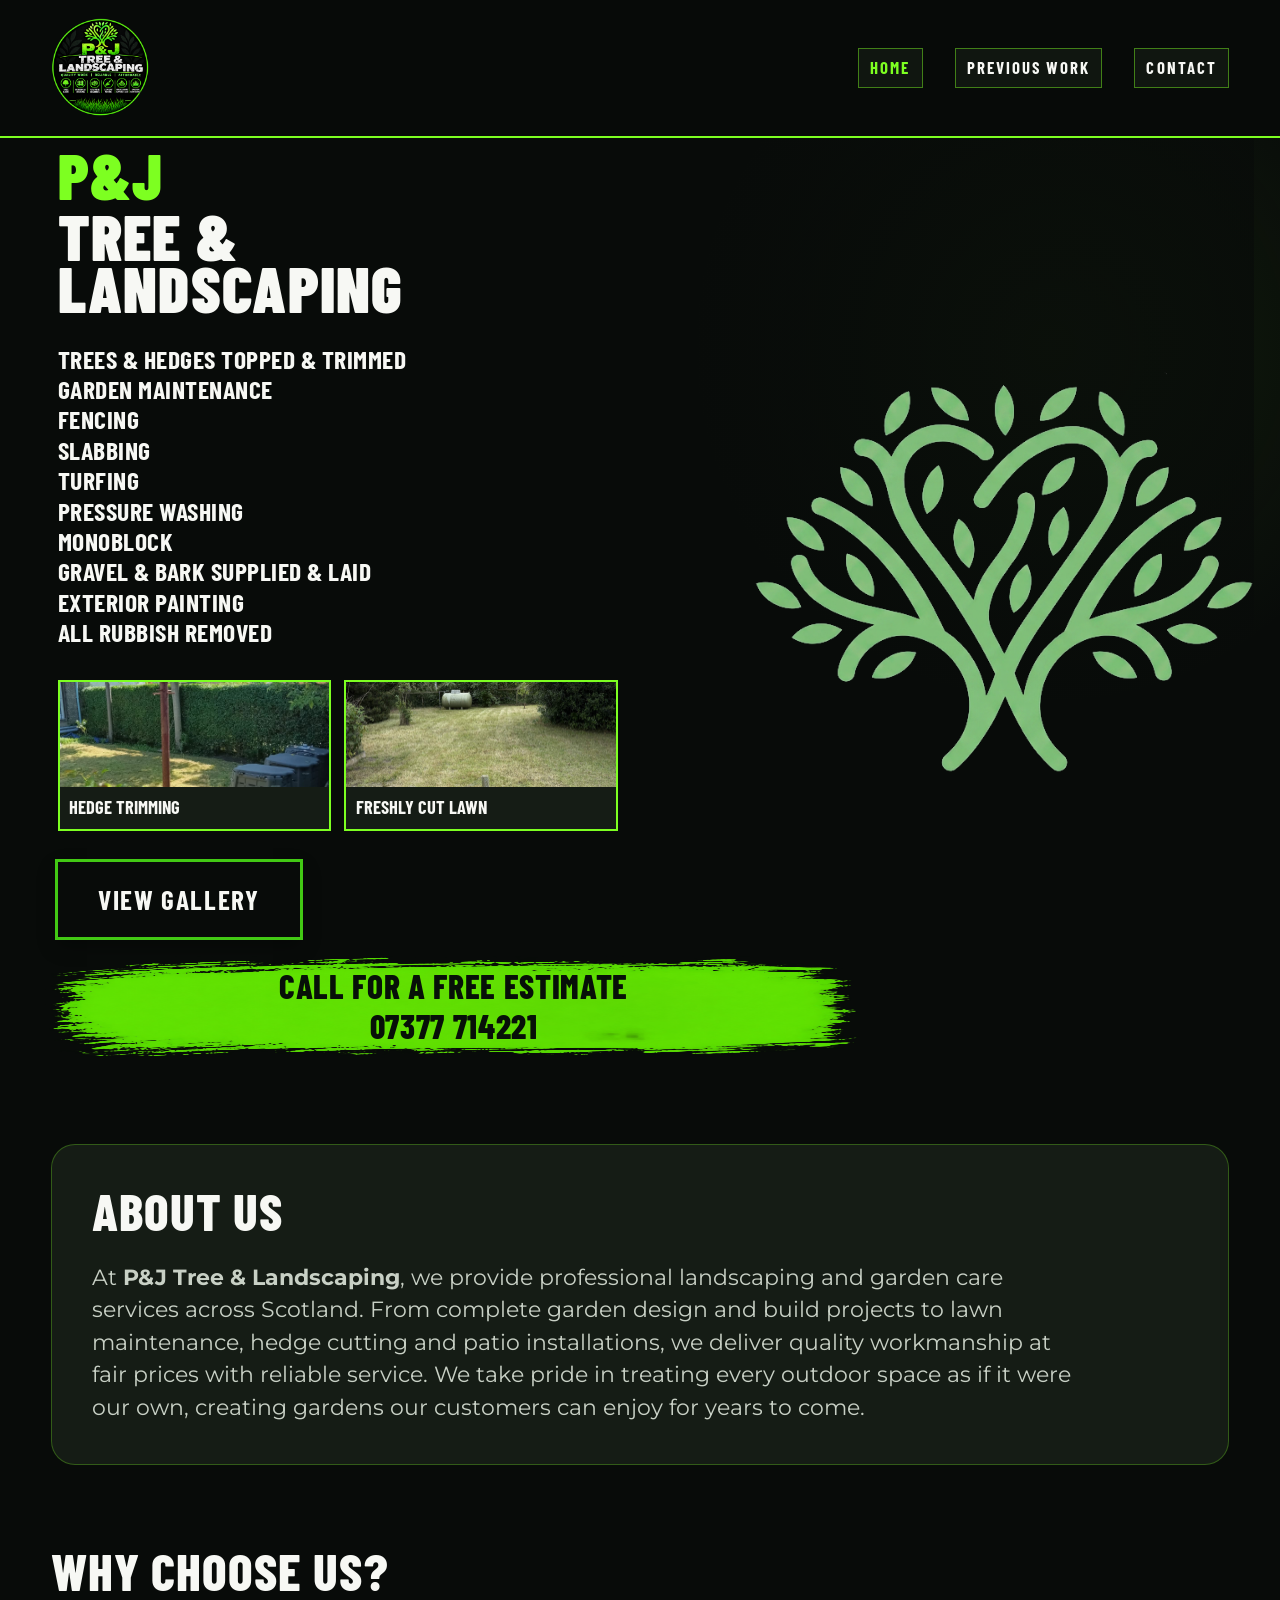
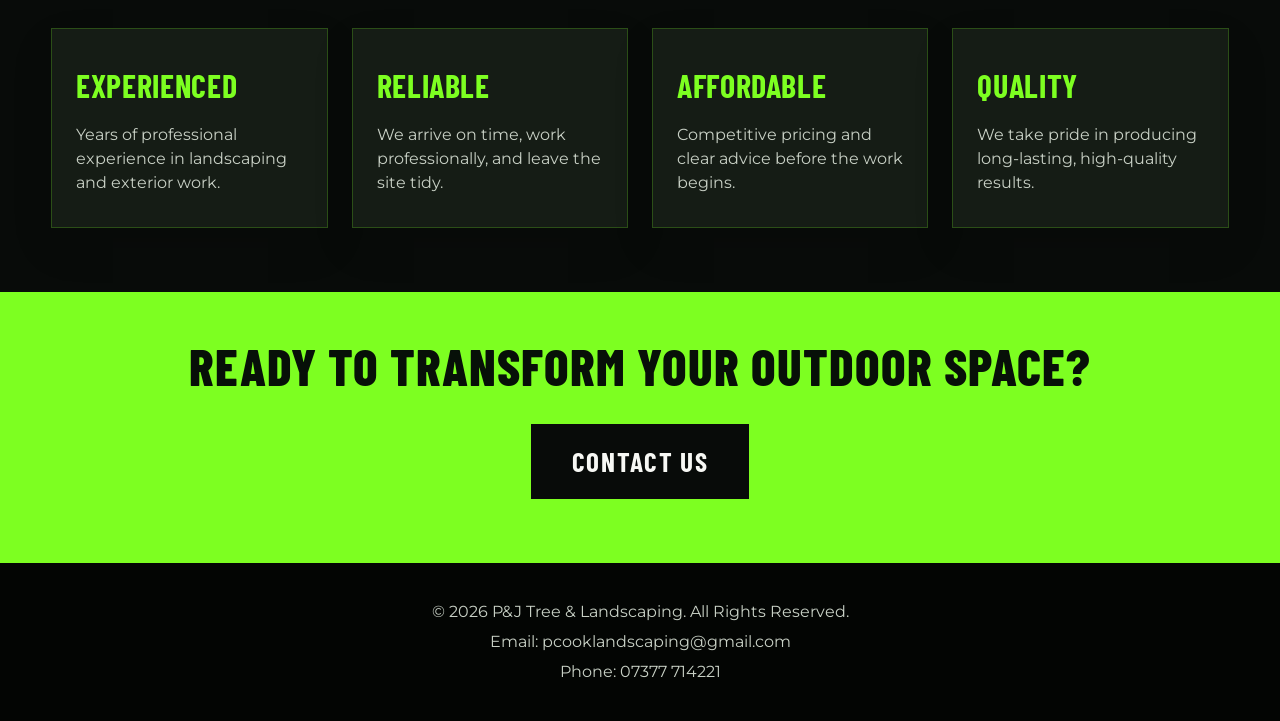
<file: index.html>
<!DOCTYPE html>
<html lang="en">
<head>
    <meta charset="UTF-8">
    <meta name="viewport" content="width=device-width, initial-scale=1.0">
    <title>P&J Tree & Landscaping | Home</title>

    <link rel="stylesheet" href="style.css">

    <link rel="preconnect" href="https://fonts.googleapis.com">
    <link rel="preconnect" href="https://fonts.gstatic.com" crossorigin>
    <link href="https://fonts.googleapis.com/css2?family=Barlow+Condensed:wght@400;500;600;700;800;900&family=Montserrat:wght@400;500;600;700;800&display=swap" rel="stylesheet">
</head>

<body>

    <header class="site-header">
        <nav class="navbar">
            <div class="logo">
                <a href="index.html"><img src="images/logo.png" alt="P&J Tree & Landscaping logo"></a>
            </div>

            <ul class="nav-links">
                <li><a href="index.html" class="active">Home</a></li>
                <li><a href="gallery.html">Previous Work</a></li>
                <li><a href="contact.html">Contact</a></li>
            </ul>
        </nav>
    </header>

    <main>
        <section class="hero">
            <div class="hero-panel">
                <div class="hero-copy">
                    <div class="brand-mark">
                        <h1>P&amp;J</h1>
                        <h2>TREE &amp;<br>LANDSCAPING</h2>
                    </div>

                    <ul class="services-list">
                        <li>TREES &amp; HEDGES TOPPED &amp; TRIMMED</li>
                        <li>GARDEN MAINTENANCE</li>
                        <li>FENCING</li>
                        <li>SLABBING</li>
                        <li>TURFING</li>
                        <li>PRESSURE WASHING</li>
                        <li>MONOBLOCK</li>
                        <li>GRAVEL &amp; BARK SUPPLIED &amp; LAID</li>
                        <li>EXTERIOR PAINTING</li>
                        <li>ALL RUBBISH REMOVED</li>
                    </ul>

                    <div class="hero-gallery-preview">
                        <a class="hero-gallery-card" href="gallery.html">
                            <img src="images/hedge trimming.png" alt="Finished hedge trimming work">
                            <span>Hedge Trimming</span>
                        </a>
                        <a class="hero-gallery-card" href="gallery.html">
                            <img src="images/grass cutting.jpg" alt="Finished lawn cutting work">
                            <span>Freshly Cut Lawn</span>
                        </a>
                    </div>

                    <a href="gallery.html" class="btn hero-gallery-button">View Gallery</a>

                    <div class="estimate-box">
                        <p>CALL FOR A FREE ESTIMATE</p>
                        <span>07377 714221</span>
                    </div>
                </div>

                <img class="hero-art" src="images/transparent.png" alt="P&J Tree & Landscaping transparent logo">
            </div>
        </section>

        <section class="about">
            <div class="container">
                <h2>About Us</h2>
                <p>
                    At <strong>P&J Tree & Landscaping</strong>, we provide professional landscaping and garden care
                    services across Scotland. From complete garden design and build projects to lawn maintenance, hedge
                    cutting and patio installations, we deliver quality workmanship at fair prices with reliable service.
                    We take pride in treating every outdoor space as if it were our own, creating gardens our customers can
                    enjoy for years to come.
                </p>
            </div>
        </section>

        <section class="services">
            <div class="container">
                <h2>Why Choose Us?</h2>

                <div class="cards">
                    <div class="card">
                        <h3>Experienced</h3>
                        <p>Years of professional experience in landscaping and exterior work.</p>
                    </div>

                    <div class="card">
                        <h3>Reliable</h3>
                        <p>We arrive on time, work professionally, and leave the site tidy.</p>
                    </div>

                    <div class="card">
                        <h3>Affordable</h3>
                        <p>Competitive pricing and clear advice before the work begins.</p>
                    </div>

                    <div class="card">
                        <h3>Quality</h3>
                        <p>We take pride in producing long-lasting, high-quality results.</p>
                    </div>
                </div>
            </div>
        </section>

        <section class="cta">
            <h2>Ready to transform your outdoor space?</h2>
            <a href="contact.html" class="btn">Contact Us</a>
        </section>

    </main>

    <footer>
        <p>&copy; 2026 P&amp;J Tree &amp; Landscaping. All Rights Reserved.</p>
        <p>Email: pcooklandscaping@gmail.com</p>
        <p>Phone: 07377 714221</p>
    </footer>

    <script>
        const header = document.querySelector('.site-header');
        let lastScrollY = window.scrollY;

        window.addEventListener('scroll', () => {
            const currentScrollY = window.scrollY;

            if (currentScrollY > lastScrollY && currentScrollY > 80) {
                header.classList.add('is-hidden');
            } else {
                header.classList.remove('is-hidden');
            }

            lastScrollY = currentScrollY;
        });
    </script>

</body>
</html>
</file>
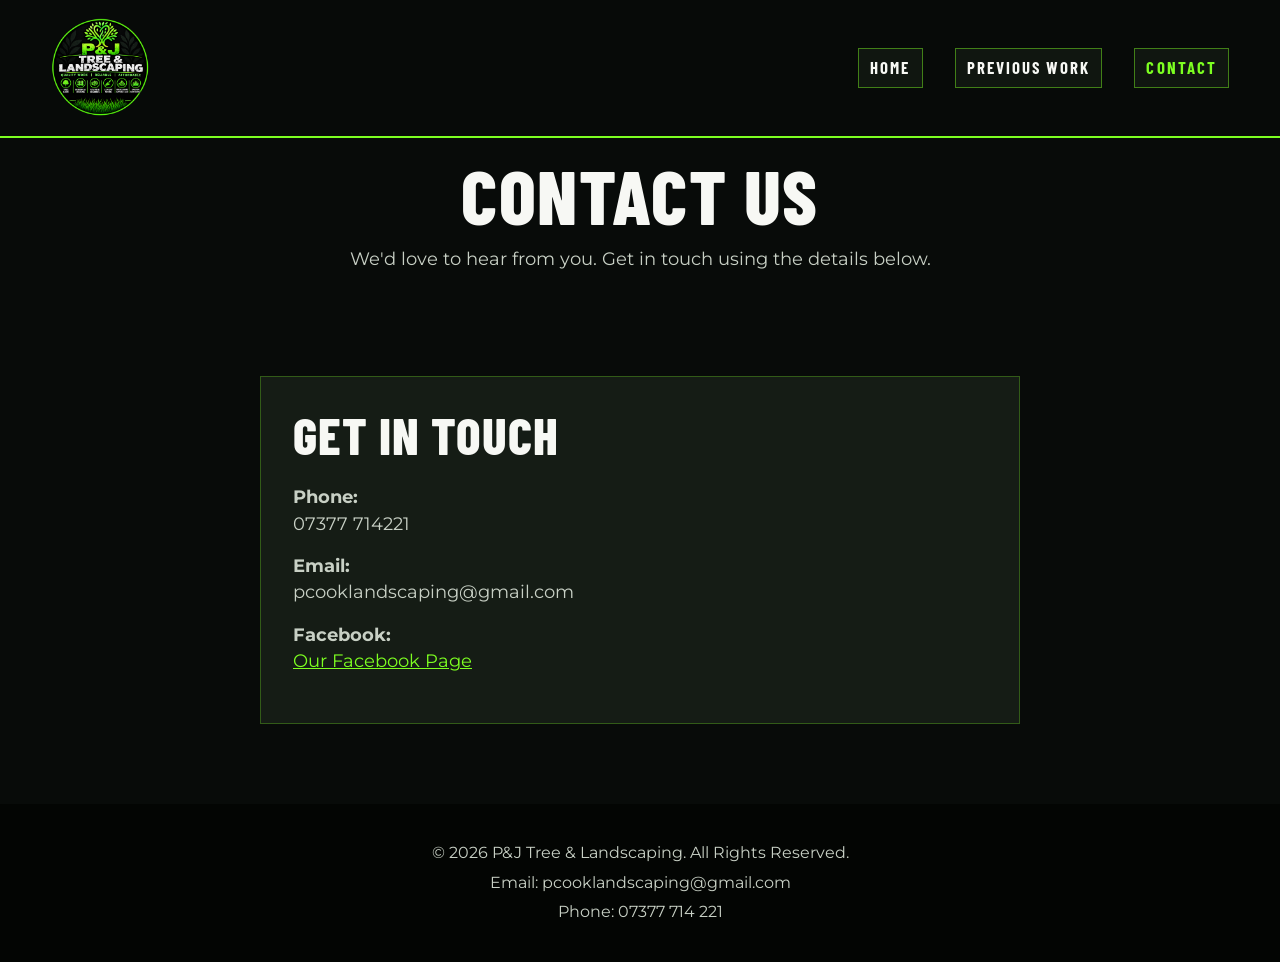
<file: contact.html>
<!DOCTYPE html>
<html lang="en">
<head>
    <meta charset="UTF-8">
    <meta name="viewport" content="width=device-width, initial-scale=1.0">
    <title>P&J Tree & Landscaping | Contact</title>

    <link rel="stylesheet" href="style.css">

    <link rel="preconnect" href="https://fonts.googleapis.com">
    <link rel="preconnect" href="https://fonts.gstatic.com" crossorigin>
    <link href="https://fonts.googleapis.com/css2?family=Barlow+Condensed:wght@400;500;600;700;800;900&family=Montserrat:wght@400;500;600;700;800&display=swap" rel="stylesheet">
</head>
<body>

<header class="site-header">
    <nav class="navbar">
        <div class="logo">
            <a href="index.html"><img src="images/logo.png" alt="P&J Tree & Landscaping logo"></a>
        </div>

        <ul class="nav-links">
            <li><a href="index.html">Home</a></li>
            <li><a href="gallery.html">Previous Work</a></li>
            <li><a href="contact.html" class="active">Contact</a></li>
        </ul>
    </nav>
</header>

<section class="page-banner">
    <h1>Contact Us</h1>
    <p>We'd love to hear from you. Get in touch using the details below.</p>
</section>

<section class="contact-container">
    <div class="contact-info">
        <h2>Get In Touch</h2>
        <p><strong>Phone:</strong><br>07377 714221</p>
        <p><strong>Email:</strong><br>pcooklandscaping@gmail.com</p>
        <p><strong>Facebook:</strong><br><a href="https://www.facebook.com/people/P-cook-treelandscapes/61589747636699/" target="_blank" rel="noopener noreferrer">Our Facebook Page</a></p>
    </div>
</section>

<footer>
    <p>&copy; 2026 P&amp;J Tree &amp; Landscaping. All Rights Reserved.</p>
    <p>Email: pcooklandscaping@gmail.com</p>
    <p>Phone: 07377 714 221</p>
</footer>

<script>
    const header = document.querySelector('.site-header');
    let lastScrollY = window.scrollY;

    window.addEventListener('scroll', () => {
        const currentScrollY = window.scrollY;

        if (currentScrollY > lastScrollY && currentScrollY > 80) {
            header.classList.add('is-hidden');
        } else {
            header.classList.remove('is-hidden');
        }

        lastScrollY = currentScrollY;
    });
</script>

</body>
</html>
</file>
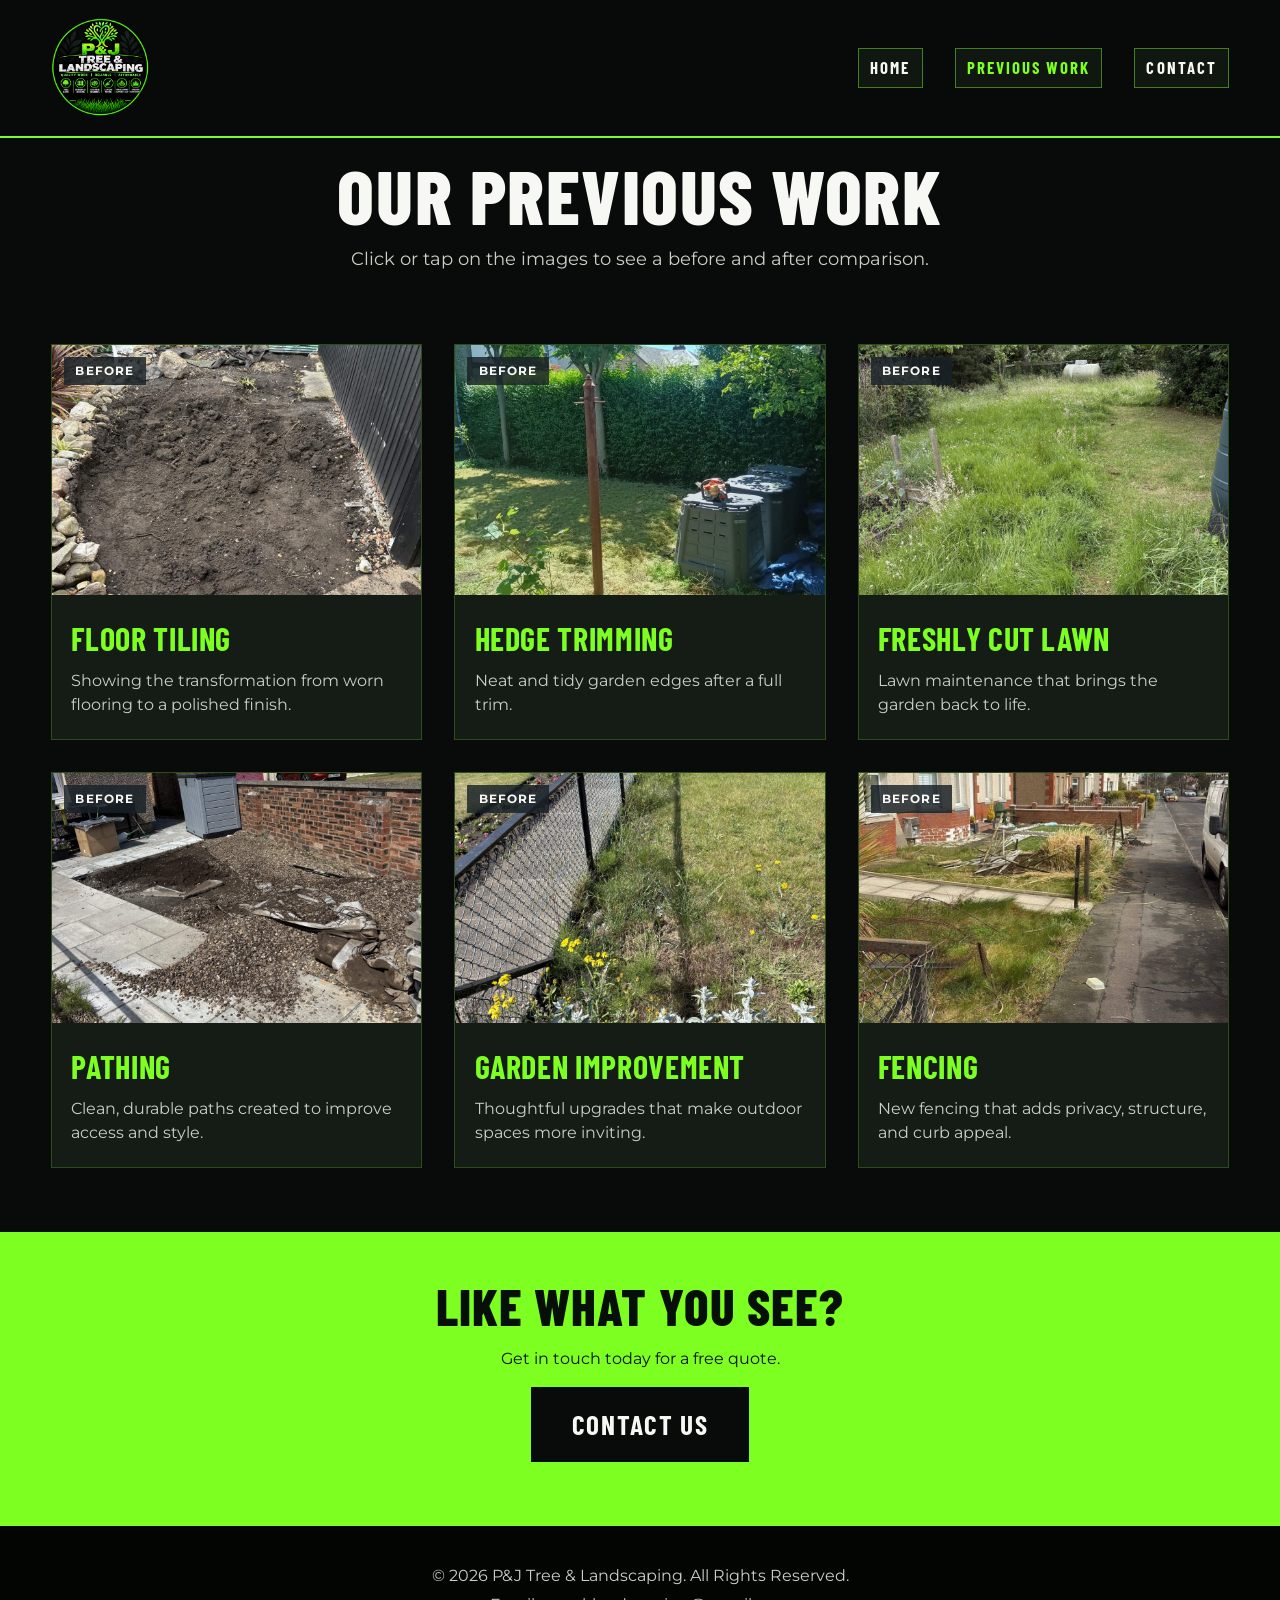
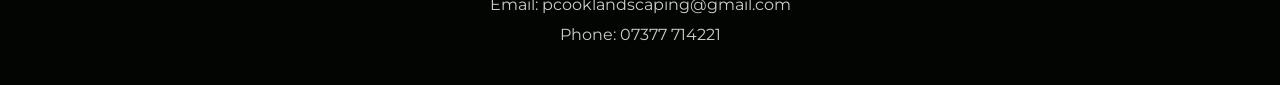
<file: gallery.html>
<!DOCTYPE html>
<html lang="en">
<head>
    <meta charset="UTF-8">
    <meta name="viewport" content="width=device-width, initial-scale=1.0">
    <title>P&J Tree & Landscaping | Previous Work</title>

    <link rel="stylesheet" href="style.css">

    <link rel="preconnect" href="https://fonts.googleapis.com">
    <link rel="preconnect" href="https://fonts.gstatic.com" crossorigin>
    <link href="https://fonts.googleapis.com/css2?family=Barlow+Condensed:wght@400;500;600;700;800;900&family=Montserrat:wght@400;500;600;700;800&display=swap" rel="stylesheet">
</head>

<body>

<header class="site-header">
    <nav class="navbar">
        <div class="logo">
            <a href="index.html"><img src="images/logo.png" alt="P&J Tree & Landscaping logo"></a>
        </div>

        <ul class="nav-links">
            <li><a href="index.html">Home</a></li>
            <li><a href="gallery.html" class="active">Previous Work</a></li>
            <li><a href="contact.html">Contact</a></li>
        </ul>
    </nav>
</header>

<section class="page-banner">
    <h1>Our Previous Work</h1>
    <p>Click or tap on the images to see a before and after comparison.</p>
</section>

<section class="gallery">
    <div class="gallery-container">
        <div class="gallery-item">
            <div class="comparison-grid" tabindex="0" role="button" aria-pressed="false" aria-label="Toggle before and after">
                <div class="comparison-panel before-panel">
                    <span class="comparison-label before">Before</span>
                    <img src="images/floor tiling before.jpg" alt="Before floor tiling work" class="before-image">
                </div>
                <div class="comparison-panel after-panel">
                    <span class="comparison-label after">After</span>
                    <img src="images/floor tiling.jpg" alt="After floor tiling work" class="after-image">
                </div>
            </div>
            <h3>Floor Tiling</h3>
            <p>Showing the transformation from worn flooring to a polished finish.</p>
        </div>

        <div class="gallery-item">
            <div class="comparison-grid" tabindex="0" role="button" aria-pressed="false" aria-label="Toggle before and after">
                <div class="comparison-panel before-panel">
                    <span class="comparison-label before">Before</span>
                    <img src="images/hedge trimming before.jpg" alt="Before hedge trimming work" class="before-image">
                </div>
                <div class="comparison-panel after-panel">
                    <span class="comparison-label after">After</span>
                    <img src="images/hedge trimming.png" alt="After hedge trimming work" class="after-image">
                </div>
            </div>
            <h3>Hedge Trimming</h3>
            <p>Neat and tidy garden edges after a full trim.</p>
        </div>

        <div class="gallery-item">
            <div class="comparison-grid" tabindex="0" role="button" aria-pressed="false" aria-label="Toggle before and after">
                <div class="comparison-panel before-panel">
                    <span class="comparison-label before">Before</span>
                    <img src="images/grass cutting before.jpg" alt="Before grass cutting work" class="before-image">
                </div>
                <div class="comparison-panel after-panel">
                    <span class="comparison-label after">After</span>
                    <img src="images/grass cutting.jpg" alt="After grass cutting work" class="after-image">
                </div>
            </div>
            <h3>Freshly Cut Lawn</h3>
            <p>Lawn maintenance that brings the garden back to life.</p>
        </div>

        <div class="gallery-item">
            <div class="comparison-grid" tabindex="0" role="button" aria-pressed="false" aria-label="Toggle before and after">
                <div class="comparison-panel before-panel">
                    <span class="comparison-label before">Before</span>
                    <img src="images/pathing before.jpg" alt="Before path work" class="before-image">
                </div>
                <div class="comparison-panel after-panel">
                    <span class="comparison-label after">After</span>
                    <img src="images/pathing.jpg" alt="After path work" class="after-image">
                </div>
            </div>
            <h3>Pathing</h3>
            <p>Clean, durable paths created to improve access and style.</p>
        </div>

        <div class="gallery-item">
            <div class="comparison-grid" tabindex="0" role="button" aria-pressed="false" aria-label="Toggle before and after">
                <div class="comparison-panel before-panel">
                    <span class="comparison-label before">Before</span>
                    <img src="images/garden improvement before.jpg" alt="Before garden improvement work" class="before-image">
                </div>
                <div class="comparison-panel after-panel">
                    <span class="comparison-label after">After</span>
                    <img src="images/garden improvement.jpg" alt="After garden improvement work" class="after-image">
                </div>
            </div>
            <h3>Garden Improvement</h3>
            <p>Thoughtful upgrades that make outdoor spaces more inviting.</p>
        </div>

        <div class="gallery-item">
            <div class="comparison-grid" tabindex="0" role="button" aria-pressed="false" aria-label="Toggle before and after">
                <div class="comparison-panel before-panel">
                    <span class="comparison-label before">Before</span>
                    <img src="images/fencing before.jpg" alt="Before fencing work" class="before-image">
                </div>
                <div class="comparison-panel after-panel">
                    <span class="comparison-label after">After</span>
                    <img src="images/fencing.jpg" alt="After fencing work" class="after-image">
                </div>
            </div>
            <h3>Fencing</h3>
            <p>New fencing that adds privacy, structure, and curb appeal.</p>
        </div>
    </div>
</section>

<section class="cta">
    <h2>Like what you see?</h2>
    <p>Get in touch today for a free quote.</p>
    <a href="contact.html" class="btn">Contact Us</a>
</section>

<footer>
    <p>&copy; 2026 P&amp;J Tree &amp; Landscaping. All Rights Reserved.</p>
    <p>Email: pcooklandscaping@gmail.com</p>
    <p>Phone: 07377 714221</p>
</footer>

<script>
    const header = document.querySelector('.site-header');
    let lastScrollY = window.scrollY;

    window.addEventListener('scroll', () => {
        const currentScrollY = window.scrollY;

        if (currentScrollY > lastScrollY && currentScrollY > 80) {
            header.classList.add('is-hidden');
        } else {
            header.classList.remove('is-hidden');
        }

        lastScrollY = currentScrollY;
    });

    document.querySelectorAll('.comparison-grid').forEach(function(grid){
        grid.addEventListener('click', function(){
            grid.classList.toggle('show-after');
            grid.setAttribute('aria-pressed', grid.classList.contains('show-after'));
        });

        grid.addEventListener('keydown', function(e){
            if(e.key === 'Enter' || e.key === ' '){
                e.preventDefault();
                grid.click();
            }
        });
    });
</script>

</body>
</html>
</file>
<file: style.css>
:root {
    --ink: #080b09;
    --ink-soft: #111711;
    --panel: #151c15;
    --panel-2: #202a1f;
    --sage: #7dff21;
    --sage-deep: #42c914;
    --sage-soft: rgba(125, 255, 33, 0.16);
    --white: #f7f8f4;
    --muted: #c8d0c5;
    --shadow: rgba(0, 0, 0, 0.4);
}

* {
    margin: 0;
    padding: 0;
    box-sizing: border-box;
}

html {
    scroll-behavior: smooth;
}

body {
    font-family: 'Montserrat', sans-serif;
    background: var(--ink);
    color: var(--white);
    line-height: 1.5;
    padding-top: 92px;
}

img {
    width: 100%;
    display: block;
}

a {
    text-decoration: none;
}

h1, h2, h3, .nav-links a, .services-list li, .estimate-box p, .estimate-box span {
    font-family: 'Barlow Condensed', sans-serif;
    letter-spacing: 0.02em;
}

.container {
    width: min(92%, 1200px);
    margin: 0 auto;
}

.site-header {
    background: rgba(8, 11, 9, 0.95);
    position: fixed;
    top: 0;
    left: 0;
    width: 100%;
    z-index: 20;
    border-bottom: 2px solid var(--sage);
    transition: transform 0.28s ease, opacity 0.28s ease;
}

.site-header.is-hidden {
    transform: translateY(-100%);
    opacity: 0;
}

.navbar {
    width: min(92%, 1280px);
    margin: 0 auto;
    display: flex;
    align-items: center;
    justify-content: space-between;
    padding: 18px 0;
}

.logo {
    max-width: 100px;
}

.logo img {
    width: 100%;
    height: auto;
    display: block;
}

.nav-links {
    display: flex;
    align-items: center;
    list-style: none;
    gap: 2rem;
}

.nav-links a {
    color: var(--white);
    font-size: 1.05rem;
    font-weight: 700;
    text-transform: uppercase;
    letter-spacing: 0.12em;
    transition: color 0.2s ease;
    padding: 0.38rem 0.7rem;
    border: 1px solid rgba(125, 255, 33, 0.45);
    background: rgba(21, 28, 21, 0.7);
    display: inline-flex;
    align-items: center;
    justify-content: center;
}

.nav-links a:hover,
.nav-links .active {
    color: var(--sage);
}

.hero {
    background: radial-gradient(circle at 82% 26%, rgba(67, 128, 34, 0.18), transparent 28%), var(--ink);
    padding: 0 0 1rem;
}

.hero-panel {
    position: relative;
    width: min(96%, 1280px);
    margin: 0 auto;
    min-height: 860px;
    display: flex;
    align-items: center;
    padding: clamp(1.5rem, 3vw, 3rem) clamp(1rem, 2.5vw, 2.5rem) 0;
    overflow: hidden;
}

.hero-panel::before {
    content: "";
    position: absolute;
    inset: 0;
    background: linear-gradient(90deg, rgba(8, 11, 9, 0.98), rgba(8, 11, 9, 0.72));
    z-index: 0;
}

.hero-copy {
    position: relative;
    z-index: 2;
    width: 68%;
    padding: clamp(1rem, 1vw, 2rem) 0 0;
}

.brand-mark {
    margin-bottom: 1.25rem;
}

.brand-mark h1 {
    font-size: clamp(3.6rem, 5vw, 6rem);
    line-height: 0.9;
    font-weight: 900;
    text-transform: none;
    color: var(--sage);
    margin-bottom: 0.35rem;
}

.brand-mark h2 {
    font-size: clamp(3.2rem, 5vw, 6rem);
    line-height: 0.82;
    font-weight: 900;
    text-transform: uppercase;
    color: var(--white);
}

.services-list {
    list-style: none;
    margin: 2rem 0 2.2rem;
    display: grid;
    gap: 0.35rem;
}

.services-list li {
    font-size: clamp(1.5rem, 2vw, 3rem);
    line-height: 0.97;
    font-weight: 700;
    color: var(--white);
    text-transform: uppercase;
}

.hero-gallery-preview {
    display: grid;
    grid-template-columns: repeat(2, minmax(0, 1fr));
    gap: 0.8rem;
    margin: 1.4rem 0 0.9rem;
    max-width: 560px;
}

.hero-gallery-card {
    display: block;
    overflow: hidden;
    border: 2px solid var(--sage);
    background: var(--panel);
    color: var(--white);
    transition: transform 0.2s ease, border-color 0.2s ease;
}

.hero-gallery-card:hover {
    transform: translateY(-3px);
    border-color: var(--white);
}

.hero-gallery-card img {
    height: 105px;
    object-fit: cover;
}

.hero-gallery-card span {
    display: block;
    padding: 0.45rem 0.6rem;
    font-family: 'Barlow Condensed', sans-serif;
    font-size: 1.15rem;
    font-weight: 700;
    text-transform: uppercase;
}

.hero-gallery-button {
    display: block;
    margin: 0 0 1.2rem;
    background: var(--sage);
    color: #071008;
    border: 3px solid var(--white);
    padding: 0.7rem 1.8rem;
    font-size: 1.5rem;
    box-shadow: 0 0 0 3px var(--sage-deep), 0 8px 18px rgba(0, 0, 0, 0.35);
    width: fit-content;
}

.hero-gallery-button:hover {
    background: var(--white);
    color: var(--ink);
    border-color: var(--ink);
    box-shadow: 0 0 0 3px var(--sage), 0 8px 18px rgba(0, 0, 0, 0.35);
}

.estimate-box {
    position: relative;
    display: block;
    width: min(100%, 820px);
    text-align: center;
    background: transparent;
    color: #071008;
    padding: 0.75rem 1.2rem 0.8rem;
    box-shadow: none;
    overflow: visible;
    margin-top: 0.2rem;
}

.estimate-box::before {
    content: "";
    position: absolute;
    inset: -0.2rem -0.8rem -0.3rem -0.8rem;
    background-image: url('images/paint mark.png');
    background-position: center center;
    background-size: 100% 100%;
    background-repeat: no-repeat;
    z-index: 0;
}

.estimate-box > * {
    position: relative;
    z-index: 1;
}

.estimate-box p {
    font-size: clamp(2rem, 2.6vw, 3.5rem);
    line-height: 0.95;
    font-weight: 800;
    text-transform: uppercase;
    margin-bottom: 0.35rem;
}

.estimate-box span {
    display: block;
    font-size: clamp(2.1rem, 2.6vw, 3.1rem);
    line-height: 1.05;
    font-weight: 800;
}

.hero-art {
    position: absolute;
    right: 0;
    top: 50%;
    transform: translateY(-50%);
    width: min(42%, 500px);
    max-width: 100%;
    height: auto;
    z-index: 1;
    opacity: 1;
    object-fit: contain;
    filter: none;
}

.about,
.services,
.gallery,
.contact-container,
.page-banner,
.cta {
    background: var(--ink);
}

.about {
    padding: 4.5rem 0 3rem;
}

.about > .container {
    background: var(--panel);
    border: 1px solid rgba(125, 255, 33, 0.28);
    border-radius: 24px;
    padding: 2.5rem;
}

.about h2,
.services h2,
.contact-info h2,
.contact-form h2 {
    font-size: clamp(2.6rem, 4vw, 4rem);
    line-height: 1;
    font-weight: 800;
    text-transform: uppercase;
    color: var(--white);
    margin-bottom: 1.5rem;
}

.about p {
    max-width: 980px;
    font-size: clamp(1.05rem, 1.7vw, 1.7rem);
    color: var(--muted);
}

.services {
    padding: 2rem 0 4rem;
}

.cards {
    display: grid;
    grid-template-columns: repeat(auto-fit, minmax(220px, 1fr));
    gap: 1.5rem;
    margin-top: 2rem;
}

.card {
    background: var(--panel);
    border: 1px solid rgba(125, 255, 33, 0.22);
    box-shadow: 0 18px 40px rgba(0, 0, 0, 0.1);
    padding: 2rem 1.5rem;
    border-radius: 0;
    transition: transform 0.2s ease, border-color 0.2s ease;
}

.card:hover {
    transform: translateY(-6px);
    border-color: var(--sage);
}

.card h3 {
    color: var(--sage);
    font-size: 2rem;
    font-weight: 700;
    text-transform: uppercase;
    margin-bottom: 0.9rem;
}

.card p {
    color: var(--muted);
    font-size: 1rem;
}

.cta {
    background: var(--sage);
    color: #071008;
    text-align: center;
    padding: 3rem 1rem 4rem;
}

.cta h2 {
    font-size: clamp(2.5rem, 4vw, 4rem);
    line-height: 1;
    font-weight: 800;
    text-transform: uppercase;
    margin-bottom: 1rem;
}

.btn {
    display: inline-block;
    margin-top: 1rem;
    background: var(--ink);
    color: var(--white);
    padding: 0.95rem 2.4rem;
    font-family: 'Barlow Condensed', sans-serif;
    font-size: 1.7rem;
    font-weight: 700;
    text-transform: uppercase;
    letter-spacing: 0.06em;
    border: 2px solid var(--ink);
    transition: transform 0.2s ease, background-color 0.2s ease, color 0.2s ease;
}

.btn:hover {
    background: var(--white);
    color: var(--ink);
    transform: translateY(-2px);
}

.page-banner {
    padding: 4rem 1rem 2.5rem;
    text-align: center;
}

.page-banner h1 {
    font-size: clamp(3rem, 6vw, 5rem);
    line-height: 1;
    font-weight: 800;
    text-transform: uppercase;
    margin-bottom: 0.8rem;
}

.page-banner p {
    font-size: 1.1rem;
    color: var(--muted);
}

.gallery {
    padding: 2rem 0 4rem;
}

.gallery-container {
    width: min(92%, 1200px);
    margin: 0 auto;
    display: grid;
    grid-template-columns: repeat(auto-fit, minmax(290px, 1fr));
    gap: 2rem;
}

.gallery-item {
    background: var(--panel);
    border: 1px solid rgba(125, 255, 33, 0.22);
    overflow: hidden;
}

.gallery-item h3 {
    padding: 1.2rem 1.2rem 0.4rem;
    color: var(--sage);
    font-size: 2rem;
    text-transform: uppercase;
}

.gallery-item p {
    padding: 0 1.2rem 1.4rem;
    color: var(--muted);
}

.comparison-grid {
    position: relative;
    height: 250px;
    cursor: pointer;
    overflow: hidden;
    background: #dfe4de;
}

.comparison-panel {
    position: absolute;
    inset: 0;
    opacity: 1;
    transition: opacity 0.35s ease;
}

.comparison-panel img {
    width: 100%;
    height: 100%;
    object-fit: cover;
    display: block;
}

.before-panel { opacity: 1; }
.after-panel { opacity: 0; }

.comparison-grid.show-after .before-panel { opacity: 0; }
.comparison-grid.show-after .after-panel { opacity: 1; }

.comparison-label {
    position: absolute;
    top: 12px;
    left: 12px;
    z-index: 2;
    background: rgba(25, 33, 40, 0.82);
    color: var(--white);
    font-size: 0.72rem;
    font-weight: 700;
    letter-spacing: 0.1em;
    text-transform: uppercase;
    padding: 0.35rem 0.7rem;
}

.comparison-label.after {
    background: rgba(66, 201, 20, 0.92);
    color: #071008;
}

.contact-container {
    width: min(92%, 1200px);
    margin: 4rem auto 5rem;
    display: grid;
    grid-template-columns: minmax(0, 760px);
    justify-content: center;
    gap: 2rem;
}

.contact-info {
    background: var(--panel);
    border: 1px solid rgba(125, 255, 33, 0.28);
    padding: 2rem;
}

.contact-info p {
    color: var(--muted);
    font-size: 1.1rem;
    margin-bottom: 1rem;
}

.contact-info a {
    color: var(--sage);
    text-decoration: underline;
}

footer {
    background: #030503;
    color: var(--muted);
    text-align: center;
    padding: 2rem 1rem;
}

footer p {
    margin: 0.35rem 0;
}

@media (max-width: 768px) {
    body {
        padding-top: 86px;
    }

    .navbar {
        flex-direction: row;
        gap: 0.8rem;
        padding: 10px 0;
        align-items: center;
        justify-content: space-between;
    }

    .logo {
        max-width: 78px;
        flex-shrink: 0;
    }

    .nav-links {
        flex-direction: row;
        gap: 0.5rem;
        flex-wrap: wrap;
        justify-content: center;
    }

    .nav-links a {
        font-size: 0.92rem;
        letter-spacing: 0.08em;
        padding: 0.38rem 0.6rem;
        border: 1px solid rgba(125, 255, 33, 0.45);
        background: rgba(21, 28, 21, 0.7);
        min-height: 36px;
        display: inline-flex;
        align-items: center;
        justify-content: center;
    }

    .hero-panel {
        min-height: 700px;
    }

    .hero-copy {
        width: 100%;
    }

    .hero-art {
        width: 70%;
        right: -12%;
        opacity: 0.5;
    }

    .services-list li {
        font-size: 1.35rem;
    }

    .hero-gallery-preview {
        max-width: 100%;
    }

    .estimate-box {
        min-width: 100%;
    }

    .contact-container {
        grid-template-columns: 1fr;
    }
}

@media (max-width: 540px) {
    .navbar {
        gap: 0.55rem;
    }

    .nav-links {
        gap: 0.4rem;
    }

    .nav-links a {
        font-size: 1rem;
        padding: 0.42rem 0.7rem;
        border-width: 2px;
        min-height: 40px;
    }

    .brand-mark h1,
    .brand-mark h2 {
        font-size: 3rem;
    }

    .estimate-box p,
    .estimate-box span {
        font-size: 1.8rem;
    }
}
</file>
